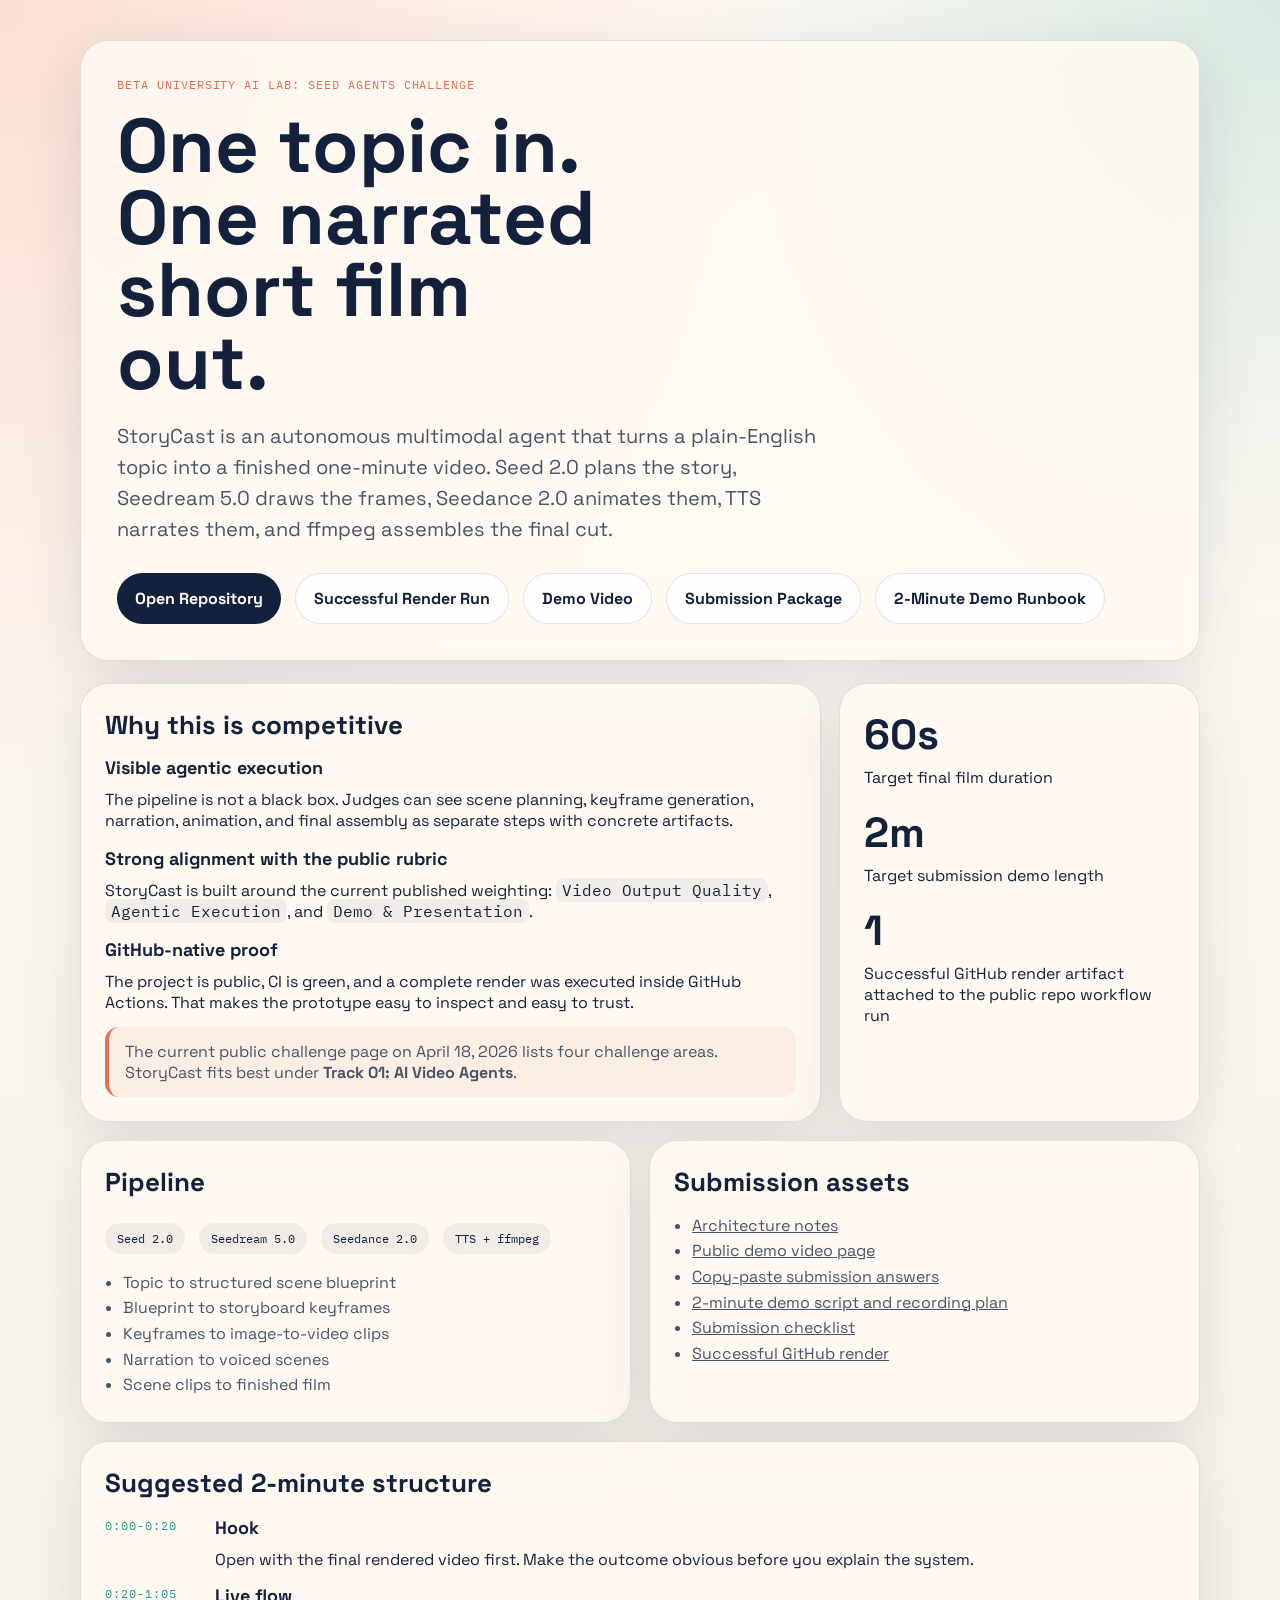
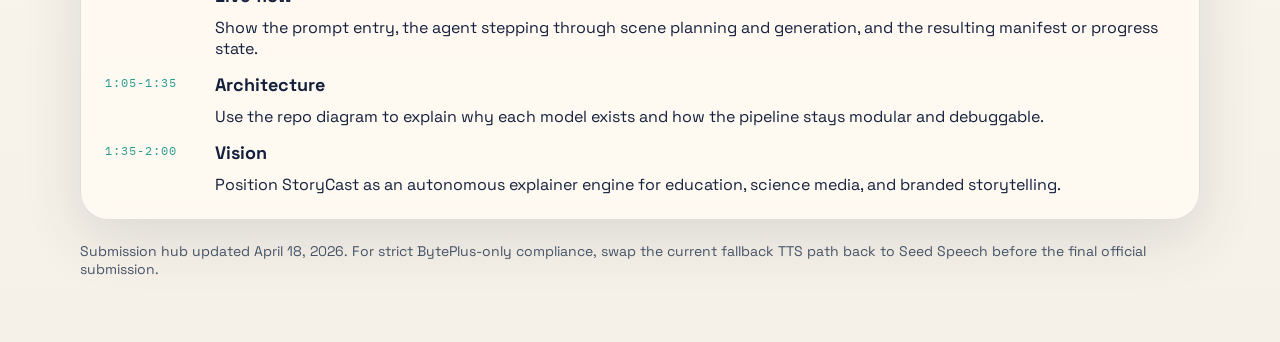
<file: docs/index.html>
<!doctype html>
<html lang="en">
  <head>
    <meta charset="utf-8">
    <meta name="viewport" content="width=device-width, initial-scale=1">
    <title>StoryCast | Seed Agents Challenge Submission</title>
    <link rel="preconnect" href="https://fonts.googleapis.com">
    <link rel="preconnect" href="https://fonts.gstatic.com" crossorigin>
    <link href="https://fonts.googleapis.com/css2?family=IBM+Plex+Mono:wght@400;500&family=Space+Grotesk:wght@400;500;700&display=swap" rel="stylesheet">
    <style>
      :root {
        --bg: #f6f1e8;
        --card: rgba(255, 250, 242, 0.88);
        --line: rgba(20, 33, 61, 0.12);
        --ink: #14213d;
        --muted: #475569;
        --accent: #e76f51;
        --accent-2: #2a9d8f;
        --shadow: 0 18px 60px rgba(20, 33, 61, 0.12);
      }
      * { box-sizing: border-box; }
      body {
        margin: 0;
        min-height: 100vh;
        font-family: "Space Grotesk", sans-serif;
        color: var(--ink);
        background:
          radial-gradient(circle at top left, rgba(231, 111, 81, 0.20), transparent 34%),
          radial-gradient(circle at top right, rgba(42, 157, 143, 0.18), transparent 26%),
          linear-gradient(180deg, #fffaf4 0%, var(--bg) 100%);
      }
      .shell {
        width: min(1120px, calc(100% - 32px));
        margin: 0 auto;
        padding: 40px 0 64px;
      }
      .hero, .card, .wide {
        background: var(--card);
        border: 1px solid var(--line);
        border-radius: 28px;
        box-shadow: var(--shadow);
        backdrop-filter: blur(10px);
      }
      .hero { padding: 36px; }
      .eyebrow, .meta {
        font-family: "IBM Plex Mono", monospace;
        font-size: 12px;
        letter-spacing: 0.08em;
        text-transform: uppercase;
      }
      .eyebrow {
        color: var(--accent);
        margin-bottom: 18px;
      }
      h1, h2, h3, p { margin: 0; }
      h1 {
        font-size: clamp(40px, 7vw, 76px);
        line-height: 0.95;
        max-width: 10ch;
      }
      .lede {
        margin-top: 22px;
        max-width: 720px;
        font-size: 20px;
        line-height: 1.55;
        color: var(--muted);
      }
      .actions {
        display: flex;
        flex-wrap: wrap;
        gap: 14px;
        margin-top: 28px;
      }
      .button {
        display: inline-flex;
        align-items: center;
        justify-content: center;
        padding: 14px 18px;
        border-radius: 999px;
        text-decoration: none;
        font-weight: 700;
        transition: transform 140ms ease, box-shadow 140ms ease;
      }
      .button:hover {
        transform: translateY(-1px);
        box-shadow: 0 12px 24px rgba(20, 33, 61, 0.12);
      }
      .button.primary {
        background: var(--ink);
        color: #fffaf4;
      }
      .button.secondary {
        background: rgba(255, 255, 255, 0.75);
        color: var(--ink);
        border: 1px solid var(--line);
      }
      .grid {
        display: grid;
        grid-template-columns: repeat(12, minmax(0, 1fr));
        gap: 18px;
        margin-top: 22px;
      }
      .card, .wide { padding: 24px; }
      .span-4 { grid-column: span 4; }
      .span-6 { grid-column: span 6; }
      .span-8 { grid-column: span 8; }
      .span-12 { grid-column: span 12; }
      h2 {
        font-size: 26px;
        margin-bottom: 14px;
      }
      h3 {
        font-size: 18px;
        margin-bottom: 10px;
      }
      ul {
        margin: 0;
        padding-left: 18px;
        color: var(--muted);
        line-height: 1.6;
      }
      .stack {
        display: grid;
        gap: 16px;
      }
      .pill {
        display: inline-flex;
        align-items: center;
        gap: 8px;
        padding: 8px 12px;
        border-radius: 999px;
        background: rgba(20, 33, 61, 0.06);
        color: var(--ink);
        font-family: "IBM Plex Mono", monospace;
        font-size: 12px;
        margin: 10px 10px 0 0;
      }
      .metric {
        font-size: 42px;
        font-weight: 700;
        margin-bottom: 6px;
      }
      .note {
        margin-top: 14px;
        padding: 14px 16px;
        border-left: 4px solid var(--accent);
        background: rgba(231, 111, 81, 0.08);
        color: var(--muted);
        border-radius: 14px;
      }
      .timeline {
        display: grid;
        gap: 14px;
        margin-top: 16px;
      }
      .step {
        display: grid;
        grid-template-columns: 96px 1fr;
        gap: 14px;
        align-items: start;
      }
      .step .meta {
        color: var(--accent-2);
        padding-top: 2px;
      }
      code {
        font-family: "IBM Plex Mono", monospace;
        background: rgba(20, 33, 61, 0.06);
        border-radius: 8px;
        padding: 2px 6px;
      }
      a { color: inherit; }
      footer {
        margin-top: 22px;
        color: var(--muted);
        font-size: 14px;
      }
      @media (max-width: 900px) {
        .span-4, .span-6, .span-8, .span-12 { grid-column: span 12; }
        .hero { padding: 28px; }
        .step { grid-template-columns: 1fr; }
      }
    </style>
  </head>
  <body>
    <main class="shell">
      <section class="hero">
        <div class="eyebrow">Beta University AI Lab: Seed Agents Challenge</div>
        <h1>One topic in. One narrated short film out.</h1>
        <p class="lede">
          StoryCast is an autonomous multimodal agent that turns a plain-English topic into a finished one-minute video. Seed 2.0 plans the story, Seedream 5.0 draws the frames, Seedance 2.0 animates them, TTS narrates them, and ffmpeg assembles the final cut.
        </p>
        <div class="actions">
          <a class="button primary" href="https://github.com/Rohan5commit/storycast-seed-agents">Open Repository</a>
          <a class="button secondary" href="https://github.com/Rohan5commit/storycast-seed-agents/actions/runs/24514194069">Successful Render Run</a>
          <a class="button secondary" href="demo.html">Demo Video</a>
          <a class="button secondary" href="submission-package.html">Submission Package</a>
          <a class="button secondary" href="demo-runbook.html">2-Minute Demo Runbook</a>
        </div>
      </section>

      <section class="grid">
        <article class="card span-8">
          <h2>Why this is competitive</h2>
          <div class="stack">
            <div>
              <h3>Visible agentic execution</h3>
              <p>The pipeline is not a black box. Judges can see scene planning, keyframe generation, narration, animation, and final assembly as separate steps with concrete artifacts.</p>
            </div>
            <div>
              <h3>Strong alignment with the public rubric</h3>
              <p>StoryCast is built around the current published weighting: <code>Video Output Quality</code>, <code>Agentic Execution</code>, and <code>Demo &amp; Presentation</code>.</p>
            </div>
            <div>
              <h3>GitHub-native proof</h3>
              <p>The project is public, CI is green, and a complete render was executed inside GitHub Actions. That makes the prototype easy to inspect and easy to trust.</p>
            </div>
          </div>
          <div class="note">
            The current public challenge page on April 18, 2026 lists four challenge areas. StoryCast fits best under <strong>Track 01: AI Video Agents</strong>.
          </div>
        </article>

        <article class="card span-4">
          <div class="metric">60s</div>
          <p>Target final film duration</p>
          <div class="metric" style="margin-top: 18px;">2m</div>
          <p>Target submission demo length</p>
          <div class="metric" style="margin-top: 18px;">1</div>
          <p>Successful GitHub render artifact attached to the public repo workflow run</p>
        </article>

        <article class="card span-6">
          <h2>Pipeline</h2>
          <span class="pill">Seed 2.0</span>
          <span class="pill">Seedream 5.0</span>
          <span class="pill">Seedance 2.0</span>
          <span class="pill">TTS + ffmpeg</span>
          <ul style="margin-top: 16px;">
            <li>Topic to structured scene blueprint</li>
            <li>Blueprint to storyboard keyframes</li>
            <li>Keyframes to image-to-video clips</li>
            <li>Narration to voiced scenes</li>
            <li>Scene clips to finished film</li>
          </ul>
        </article>

        <article class="card span-6">
          <h2>Submission assets</h2>
          <ul>
            <li><a href="https://github.com/Rohan5commit/storycast-seed-agents/blob/main/docs/architecture.md">Architecture notes</a></li>
            <li><a href="demo.html">Public demo video page</a></li>
            <li><a href="submission-package.html">Copy-paste submission answers</a></li>
            <li><a href="demo-runbook.html">2-minute demo script and recording plan</a></li>
            <li><a href="https://github.com/Rohan5commit/storycast-seed-agents/blob/main/docs/submission-checklist.md">Submission checklist</a></li>
            <li><a href="https://github.com/Rohan5commit/storycast-seed-agents/actions/runs/24514194069">Successful GitHub render</a></li>
          </ul>
        </article>

        <article class="wide span-12">
          <h2>Suggested 2-minute structure</h2>
          <div class="timeline">
            <div class="step">
              <div class="meta">0:00-0:20</div>
              <div>
                <h3>Hook</h3>
                <p>Open with the final rendered video first. Make the outcome obvious before you explain the system.</p>
              </div>
            </div>
            <div class="step">
              <div class="meta">0:20-1:05</div>
              <div>
                <h3>Live flow</h3>
                <p>Show the prompt entry, the agent stepping through scene planning and generation, and the resulting manifest or progress state.</p>
              </div>
            </div>
            <div class="step">
              <div class="meta">1:05-1:35</div>
              <div>
                <h3>Architecture</h3>
                <p>Use the repo diagram to explain why each model exists and how the pipeline stays modular and debuggable.</p>
              </div>
            </div>
            <div class="step">
              <div class="meta">1:35-2:00</div>
              <div>
                <h3>Vision</h3>
                <p>Position StoryCast as an autonomous explainer engine for education, science media, and branded storytelling.</p>
              </div>
            </div>
          </div>
        </article>
      </section>

      <footer>
        Submission hub updated April 18, 2026. For strict BytePlus-only compliance, swap the current fallback TTS path back to Seed Speech before the final official submission.
      </footer>
    </main>
  </body>
</html>
</file>
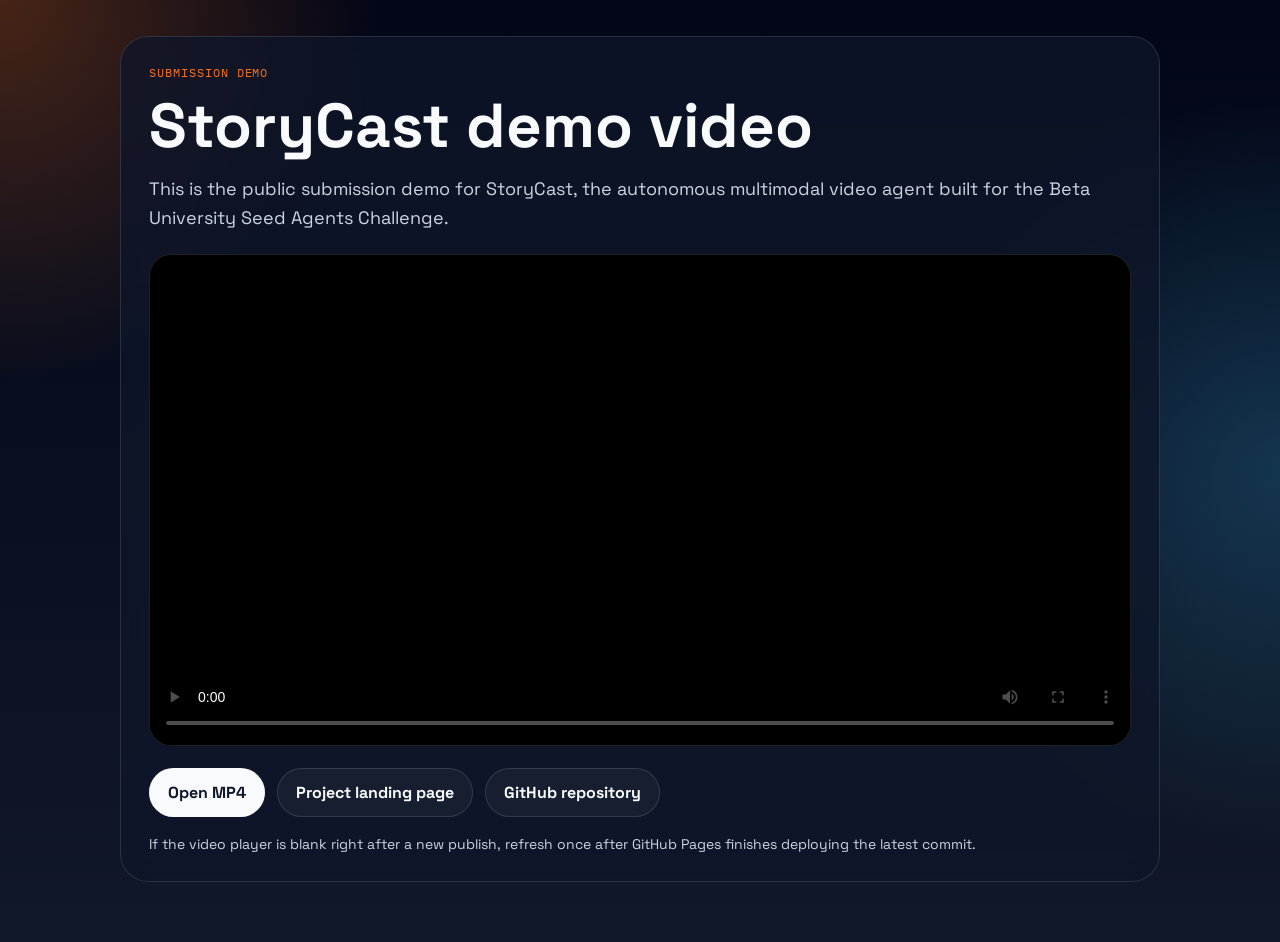
<file: docs/demo.html>
<!doctype html>
<html lang="en">
  <head>
    <meta charset="utf-8">
    <meta name="viewport" content="width=device-width, initial-scale=1">
    <title>StoryCast Demo Video</title>
    <link rel="preconnect" href="https://fonts.googleapis.com">
    <link rel="preconnect" href="https://fonts.gstatic.com" crossorigin>
    <link href="https://fonts.googleapis.com/css2?family=IBM+Plex+Mono:wght@400;500&family=Space+Grotesk:wght@400;500;700&display=swap" rel="stylesheet">
    <style>
      :root {
        --bg: #0f172a;
        --ink: #f8fafc;
        --muted: #cbd5e1;
        --panel: rgba(15, 23, 42, 0.78);
        --line: rgba(248, 250, 252, 0.12);
        --accent: #f97316;
      }
      * { box-sizing: border-box; }
      body {
        margin: 0;
        min-height: 100vh;
        font-family: "Space Grotesk", sans-serif;
        color: var(--ink);
        background:
          radial-gradient(circle at top left, rgba(249, 115, 22, 0.28), transparent 24%),
          radial-gradient(circle at right, rgba(56, 189, 248, 0.22), transparent 28%),
          linear-gradient(180deg, #020617 0%, #111827 100%);
      }
      main {
        width: min(1040px, calc(100% - 32px));
        margin: 0 auto;
        padding: 36px 0 60px;
      }
      .panel {
        background: var(--panel);
        border: 1px solid var(--line);
        border-radius: 28px;
        padding: 28px;
        backdrop-filter: blur(10px);
      }
      .eyebrow {
        font-family: "IBM Plex Mono", monospace;
        text-transform: uppercase;
        letter-spacing: 0.08em;
        color: var(--accent);
        font-size: 12px;
        margin-bottom: 16px;
      }
      h1 {
        margin: 0;
        font-size: clamp(34px, 6vw, 62px);
        line-height: 0.98;
      }
      p {
        color: var(--muted);
        font-size: 18px;
        line-height: 1.6;
      }
      .player {
        margin-top: 22px;
        overflow: hidden;
        border-radius: 22px;
        border: 1px solid var(--line);
        background: #000;
      }
      video {
        display: block;
        width: 100%;
        height: auto;
      }
      .actions {
        display: flex;
        flex-wrap: wrap;
        gap: 12px;
        margin-top: 22px;
      }
      a {
        display: inline-flex;
        align-items: center;
        justify-content: center;
        padding: 13px 18px;
        border-radius: 999px;
        border: 1px solid var(--line);
        text-decoration: none;
        color: var(--ink);
        background: rgba(255,255,255,0.04);
        font-weight: 700;
      }
      a.primary {
        background: #f8fafc;
        color: #0f172a;
      }
      .note {
        margin-top: 18px;
        font-size: 14px;
        color: var(--muted);
      }
    </style>
  </head>
  <body>
    <main>
      <section class="panel">
        <div class="eyebrow">Submission Demo</div>
        <h1>StoryCast demo video</h1>
        <p>
          This is the public submission demo for StoryCast, the autonomous multimodal video agent built for the Beta University Seed Agents Challenge.
        </p>
        <div class="player">
          <video controls playsinline preload="metadata" poster="https://rohan5commit.github.io/storycast-seed-agents/">
            <source src="assets/storycast_submission_demo.mp4" type="video/mp4">
            Your browser does not support the video tag.
          </video>
        </div>
        <div class="actions">
          <a class="primary" href="assets/storycast_submission_demo.mp4">Open MP4</a>
          <a href="https://rohan5commit.github.io/storycast-seed-agents/">Project landing page</a>
          <a href="https://github.com/Rohan5commit/storycast-seed-agents">GitHub repository</a>
        </div>
        <div class="note">
          If the video player is blank right after a new publish, refresh once after GitHub Pages finishes deploying the latest commit.
        </div>
      </section>
    </main>
  </body>
</html>
</file>
